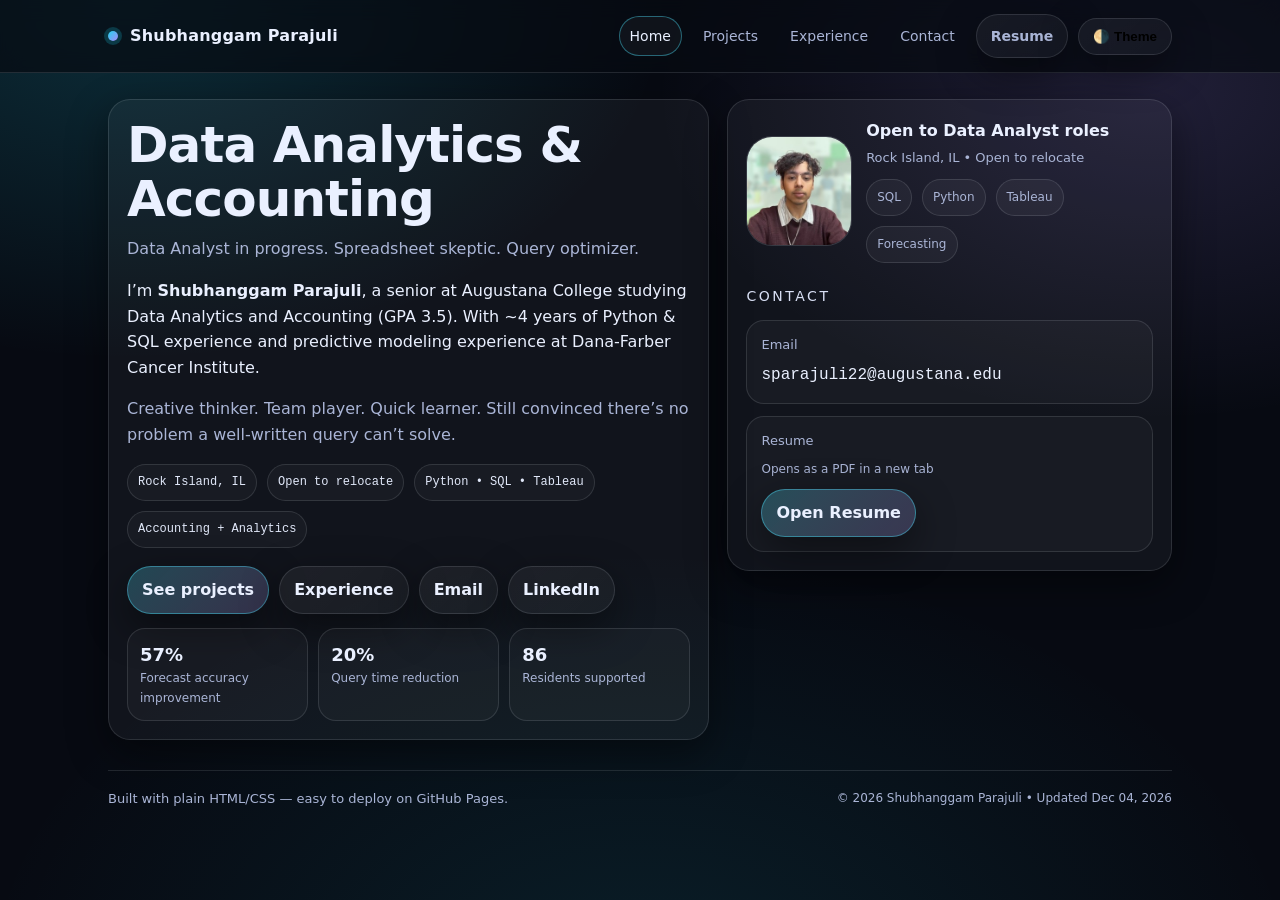
<file: index.html>
<!doctype html>
<html lang="en">
<head>
  <meta charset="utf-8" />
  <meta name="viewport" content="width=device-width,initial-scale=1" />
  <title>Shubhanggam Parajuli — Data Analytics & Accounting</title>
  <link rel="stylesheet" href="assets/style.css" />
</head>
<body data-theme="dark">
<header>
  <div class="headerRow">
    <div class="brand"><span class="dot" aria-hidden="true"></span><span>Shubhanggam Parajuli</span></div>
    <nav aria-label="Primary">
      <a class="active" href="index.html">Home</a>
      <a class="" href="projects.html">Projects</a>
      <a class="" href="experience.html">Experience</a>
      <a class="" href="contact.html">Contact</a>
      <a class="btn" href="resume.pdf" target="_blank" rel="noreferrer">Resume</a>
      <button class="btn" id="themeBtn" type="button" aria-label="Toggle theme">🌗 Theme</button>
    </nav>
  </div>
</header>

<main class="wrap">

<section class="grid hero">
  <div class="card">
    <h1>Data Analytics & Accounting</h1>
    <p class="tagline">Data Analyst in progress. Spreadsheet skeptic. Query optimizer.</p>

    <p>
      I’m <strong>Shubhanggam Parajuli</strong>, a senior at Augustana College studying Data Analytics and Accounting (GPA 3.5).
      With ~4 years of Python & SQL experience and predictive modeling experience at Dana-Farber Cancer Institute.
    </p>
    <p style="color:var(--muted);margin-top:0">
      Creative thinker. Team player. Quick learner. Still convinced there’s no problem a well-written query can’t solve.
    </p>

    <div class="chips" aria-label="Highlights">
      <span class="chip">Rock Island, IL</span>
      <span class="chip">Open to relocate</span>
      <span class="chip">Python • SQL • Tableau</span>
      <span class="chip">Accounting + Analytics</span>
    </div>

    <div style="display:flex;gap:10px;flex-wrap:wrap;margin-top:10px">
      <a class="btn primary" href="projects.html">See projects</a>
      <a class="btn" href="experience.html">Experience</a>
      <a class="btn" href="mailto:sparajuli22@augustana.edu">Email</a>
      <a class="btn" href="https://linkedin.com/in/shubhanggam-parajuli-047651270" target="_blank" rel="noreferrer">LinkedIn</a>
    </div>

    <div class="kpis" aria-label="Quick stats">
      <div class="kpi"><div class="n">57%</div><div class="l">Forecast accuracy improvement</div></div>
      <div class="kpi"><div class="n">20%</div><div class="l">Query time reduction</div></div>
      <div class="kpi"><div class="n">86</div><div class="l">Residents supported</div></div>
    </div>
  </div>

  <aside class="card">
    <div style="display:flex;gap:14px;align-items:center">
      <div class="avatar">
        <img src="headshot.jpg" alt="Shubhanggam Parajuli headshot" />
      </div>
      <div>
        <div style="font-weight:800">Open to Data Analyst roles</div>
        <div style="color:var(--muted);font-size:13px;margin-top:4px">Rock Island, IL • Open to relocate</div>
        <div style="margin-top:10px" class="pillRow">
          <span class="pill">SQL</span><span class="pill">Python</span><span class="pill">Tableau</span><span class="pill">Forecasting</span>
        </div>
      </div>
    </div>

    <div class="section">
      <div class="sectionTitle">Contact</div>
      <div class="list">
        <div class="item">
          <div class="meta">Email</div>
          <div style="font-family:var(--mono)"><a href="mailto:sparajuli22@augustana.edu">sparajuli22@augustana.edu</a></div>
        </div>
        <div class="item">
          <div class="meta">Resume</div>
          <div class="small" style="color:var(--muted);margin-bottom:10px">Opens as a PDF in a new tab</div>
          <a class="btn primary" href="resume.pdf" target="_blank" rel="noreferrer">Open Resume</a>
        </div>
      </div>
    </div>
  </aside>
</section>

  <div class="footer">
    <div>Built with plain HTML/CSS — easy to deploy on GitHub Pages.</div>
    <div class="small">© <span id="yr"></span> Shubhanggam Parajuli • Updated <span id="updated"></span></div>
  </div>
</main>

<script src="assets/script.js"></script>
</body>
</html>
</file>
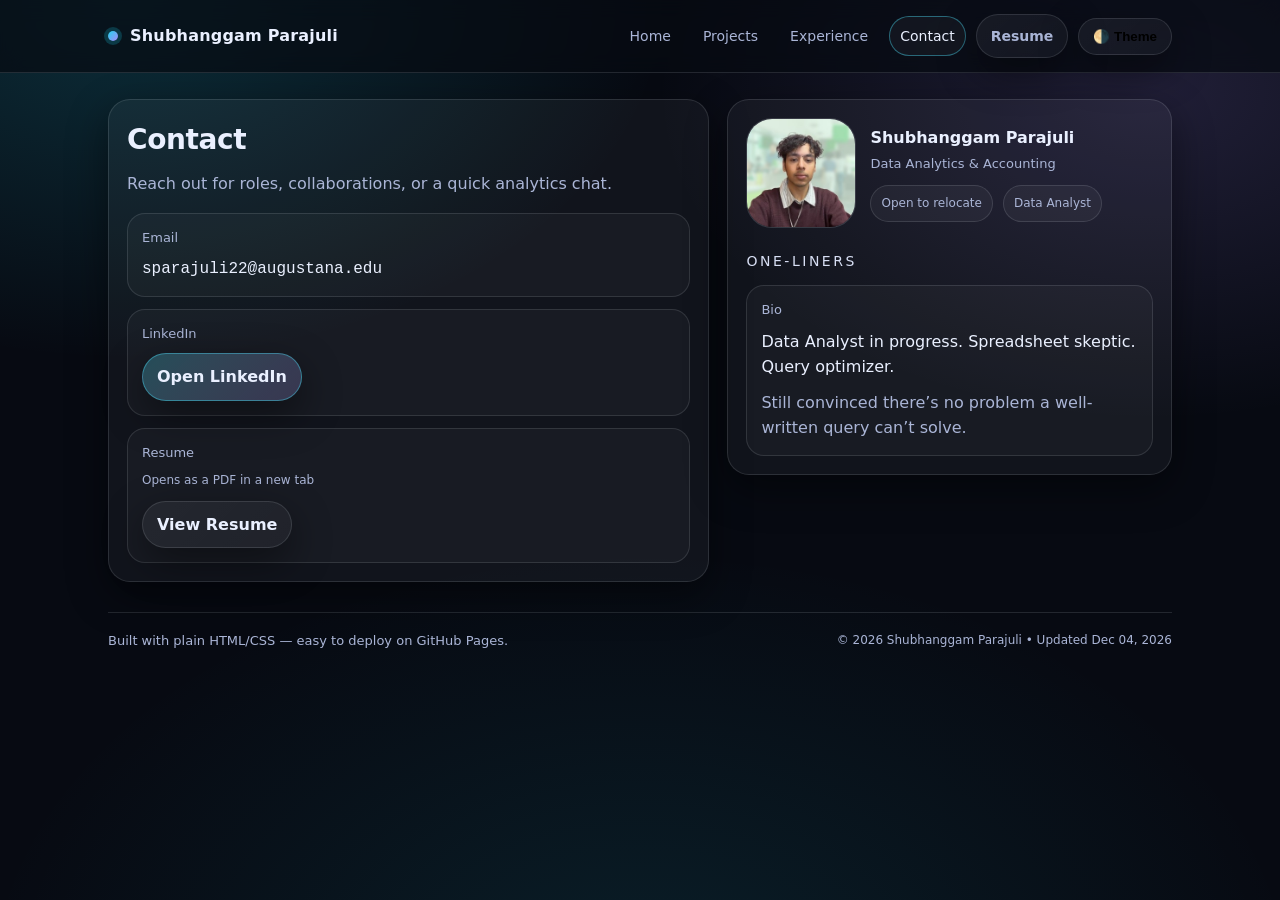
<file: contact.html>
<!doctype html>
<html lang="en">
<head>
  <meta charset="utf-8" />
  <meta name="viewport" content="width=device-width,initial-scale=1" />
  <title>Contact — Shubhanggam Parajuli</title>
  <link rel="stylesheet" href="assets/style.css" />
</head>
<body data-theme="dark">
<header>
  <div class="headerRow">
    <div class="brand"><span class="dot" aria-hidden="true"></span><span>Shubhanggam Parajuli</span></div>
    <nav aria-label="Primary">
      <a class="" href="index.html">Home</a><a class="" href="projects.html">Projects</a><a class="" href="experience.html">Experience</a><a class="active" href="contact.html">Contact</a>
      <a class="btn" href="resume.pdf" target="_blank" rel="noreferrer">Resume</a>
      <button class="btn" id="themeBtn" type="button" aria-label="Toggle theme">🌗 Theme</button>
    </nav>
  </div>
</header>

<main class="wrap">

<section class="grid">
  <div class="card">
    <h1 style="margin:0 0 8px;font-size:28px;letter-spacing:-.4px">Contact</h1>
    <p style="margin:0;color:var(--muted)">Reach out for roles, collaborations, or a quick analytics chat.</p>

    <div class="section" style="margin-top:16px">
      <div class="list">
        <div class="item">
          <div class="meta">Email</div>
          <div style="font-family:var(--mono)"><a href="mailto:sparajuli22@augustana.edu">sparajuli22@augustana.edu</a></div>
        </div>
        <div class="item">
          <div class="meta">LinkedIn</div>
          <a class="btn primary" href="https://linkedin.com/in/shubhanggam-parajuli-047651270" target="_blank" rel="noreferrer">Open LinkedIn</a>
        </div>
        <div class="item">
          <div class="meta">Resume</div>
          <div class="small" style="color:var(--muted);margin-bottom:10px">Opens as a PDF in a new tab</div>
          <a class="btn" href="resume.pdf" target="_blank" rel="noreferrer">View Resume</a>
        </div>
      </div>
    </div>
  </div>

  <aside class="card">
    <div style="display:flex;gap:14px;align-items:center">
      <div class="avatar"><img src="headshot.jpg" alt="Shubhanggam Parajuli headshot" /></div>
      <div>
        <div style="font-weight:800">Shubhanggam Parajuli</div>
        <div style="color:var(--muted);font-size:13px;margin-top:4px">Data Analytics &amp; Accounting</div>
        <div style="margin-top:10px" class="pillRow">
          <span class="pill">Open to relocate</span>
          <span class="pill">Data Analyst</span>
        </div>
      </div>
    </div>

    <div class="section">
      <div class="sectionTitle">One-liners</div>
      <div class="item">
        <div class="meta">Bio</div>
        <div>Data Analyst in progress. Spreadsheet skeptic. Query optimizer.</div>
        <div style="margin-top:10px;color:var(--muted)">Still convinced there’s no problem a well-written query can’t solve.</div>
      </div>
    </div>
  </aside>
</section>

  <div class="footer">
    <div>Built with plain HTML/CSS — easy to deploy on GitHub Pages.</div>
    <div class="small">© <span id="yr"></span> Shubhanggam Parajuli • Updated <span id="updated"></span></div>
  </div>
</main>

<script src="assets/script.js"></script>
</body>
</html>
</file>
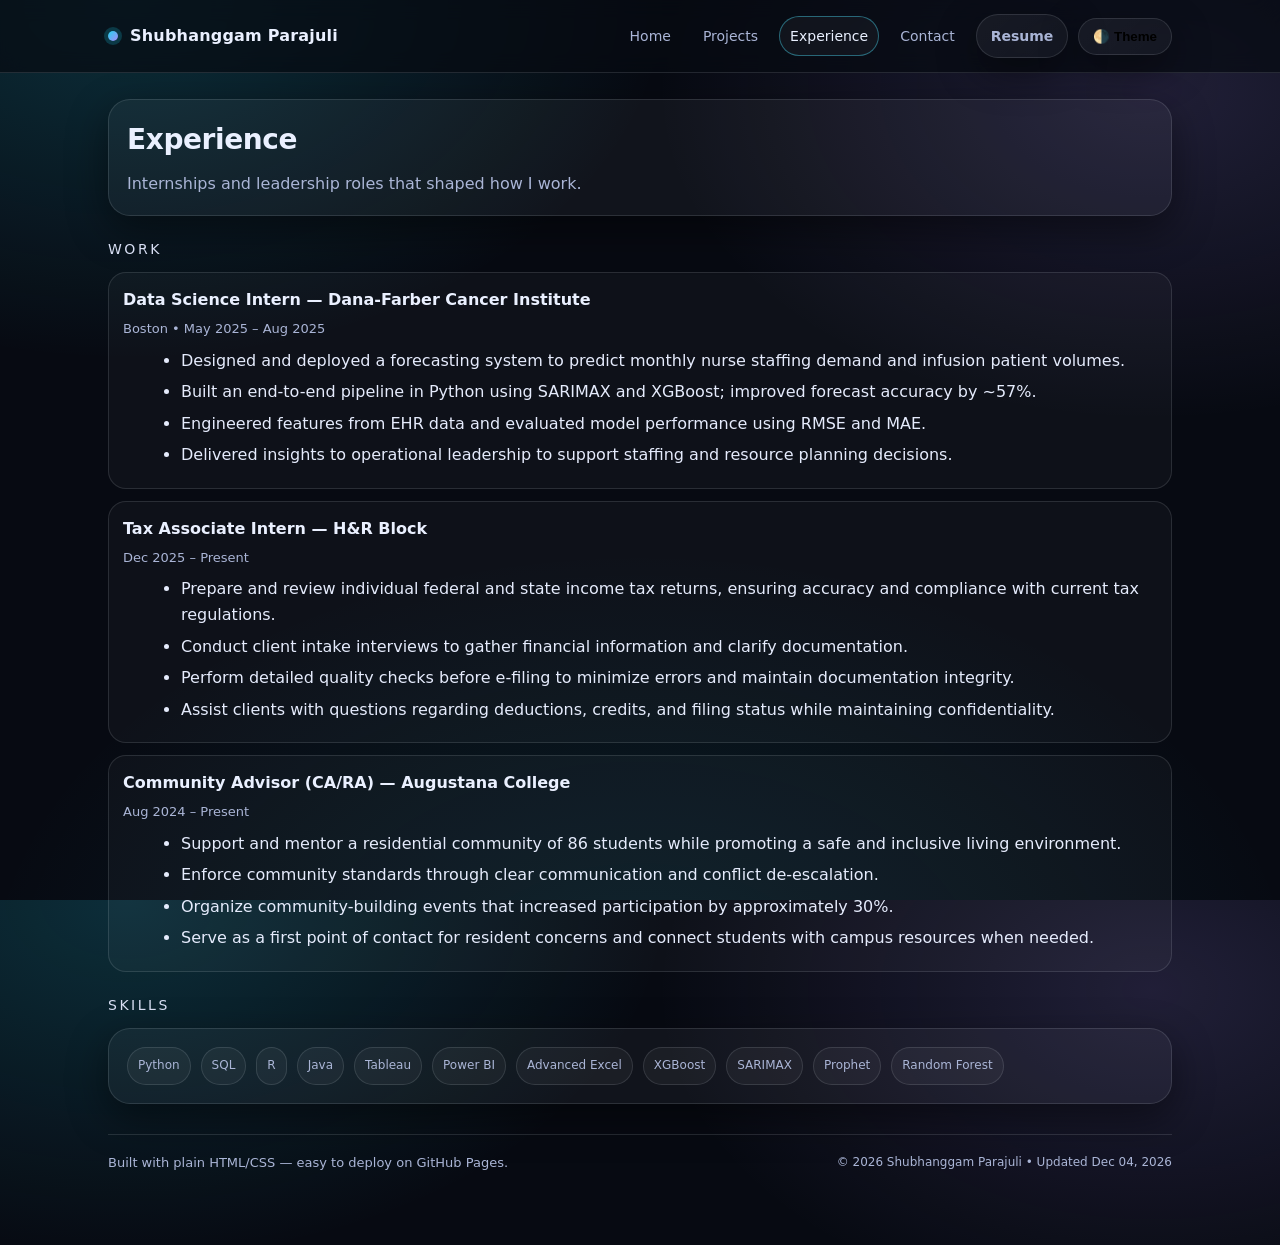
<file: experience.html>
<!doctype html>
<html lang="en">
<head>
  <meta charset="utf-8" />
  <meta name="viewport" content="width=device-width,initial-scale=1" />
  <title>Experience — Shubhanggam Parajuli</title>
  <link rel="stylesheet" href="assets/style.css" />
</head>
<body data-theme="dark">
<header>
  <div class="headerRow">
    <div class="brand"><span class="dot" aria-hidden="true"></span><span>Shubhanggam Parajuli</span></div>
    <nav aria-label="Primary">
      <a class="" href="index.html">Home</a><a class="" href="projects.html">Projects</a><a class="active" href="experience.html">Experience</a><a class="" href="contact.html">Contact</a>
      <a class="btn" href="resume.pdf" target="_blank" rel="noreferrer">Resume</a>
      <button class="btn" id="themeBtn" type="button" aria-label="Toggle theme">🌗 Theme</button>
    </nav>
  </div>
</header>

<main class="wrap">

<section class="card">
  <h1 style="margin:0 0 8px;font-size:28px;letter-spacing:-.4px">Experience</h1>
  <p style="margin:0;color:var(--muted)">Internships and leadership roles that shaped how I work.</p>
</section>

<section class="section">
  <div class="sectionTitle">Work</div>
  <div class="list">

    <article class="item">
      <h3>Data Science Intern — Dana-Farber Cancer Institute</h3>
      <div class="meta">Boston • May 2025 – Aug 2025</div>
      <ul>
        <li>Designed and deployed a forecasting system to predict monthly nurse staffing demand and infusion patient volumes.</li>
        <li>Built an end-to-end pipeline in Python using SARIMAX and XGBoost; improved forecast accuracy by ~57%.</li>
        <li>Engineered features from EHR data and evaluated model performance using RMSE and MAE.</li>
        <li>Delivered insights to operational leadership to support staffing and resource planning decisions.</li>
      </ul>
    </article>

    <article class="item">
      <h3>Tax Associate Intern — H&amp;R Block</h3>
      <div class="meta">Dec 2025 – Present</div>
      <ul>
        <li>Prepare and review individual federal and state income tax returns, ensuring accuracy and compliance with current tax regulations.</li>
        <li>Conduct client intake interviews to gather financial information and clarify documentation.</li>
        <li>Perform detailed quality checks before e-filing to minimize errors and maintain documentation integrity.</li>
        <li>Assist clients with questions regarding deductions, credits, and filing status while maintaining confidentiality.</li>
      </ul>
    </article>

    <article class="item">
      <h3>Community Advisor (CA/RA) — Augustana College</h3>
      <div class="meta">Aug 2024 – Present</div>
      <ul>
        <li>Support and mentor a residential community of 86 students while promoting a safe and inclusive living environment.</li>
        <li>Enforce community standards through clear communication and conflict de-escalation.</li>
        <li>Organize community-building events that increased participation by approximately 30%.</li>
        <li>Serve as a first point of contact for resident concerns and connect students with campus resources when needed.</li>
      </ul>
    </article>

  </div>
</section>

<section class="section">
  <div class="sectionTitle">Skills</div>
  <div class="card">
    <div class="pillRow">
      <span class="pill">Python</span><span class="pill">SQL</span><span class="pill">R</span><span class="pill">Java</span>
      <span class="pill">Tableau</span><span class="pill">Power BI</span><span class="pill">Advanced Excel</span>
      <span class="pill">XGBoost</span><span class="pill">SARIMAX</span><span class="pill">Prophet</span><span class="pill">Random Forest</span>
    </div>
  </div>
</section>

  <div class="footer">
    <div>Built with plain HTML/CSS — easy to deploy on GitHub Pages.</div>
    <div class="small">© <span id="yr"></span> Shubhanggam Parajuli • Updated <span id="updated"></span></div>
  </div>
</main>

<script src="assets/script.js"></script>
</body>
</html>
</file>
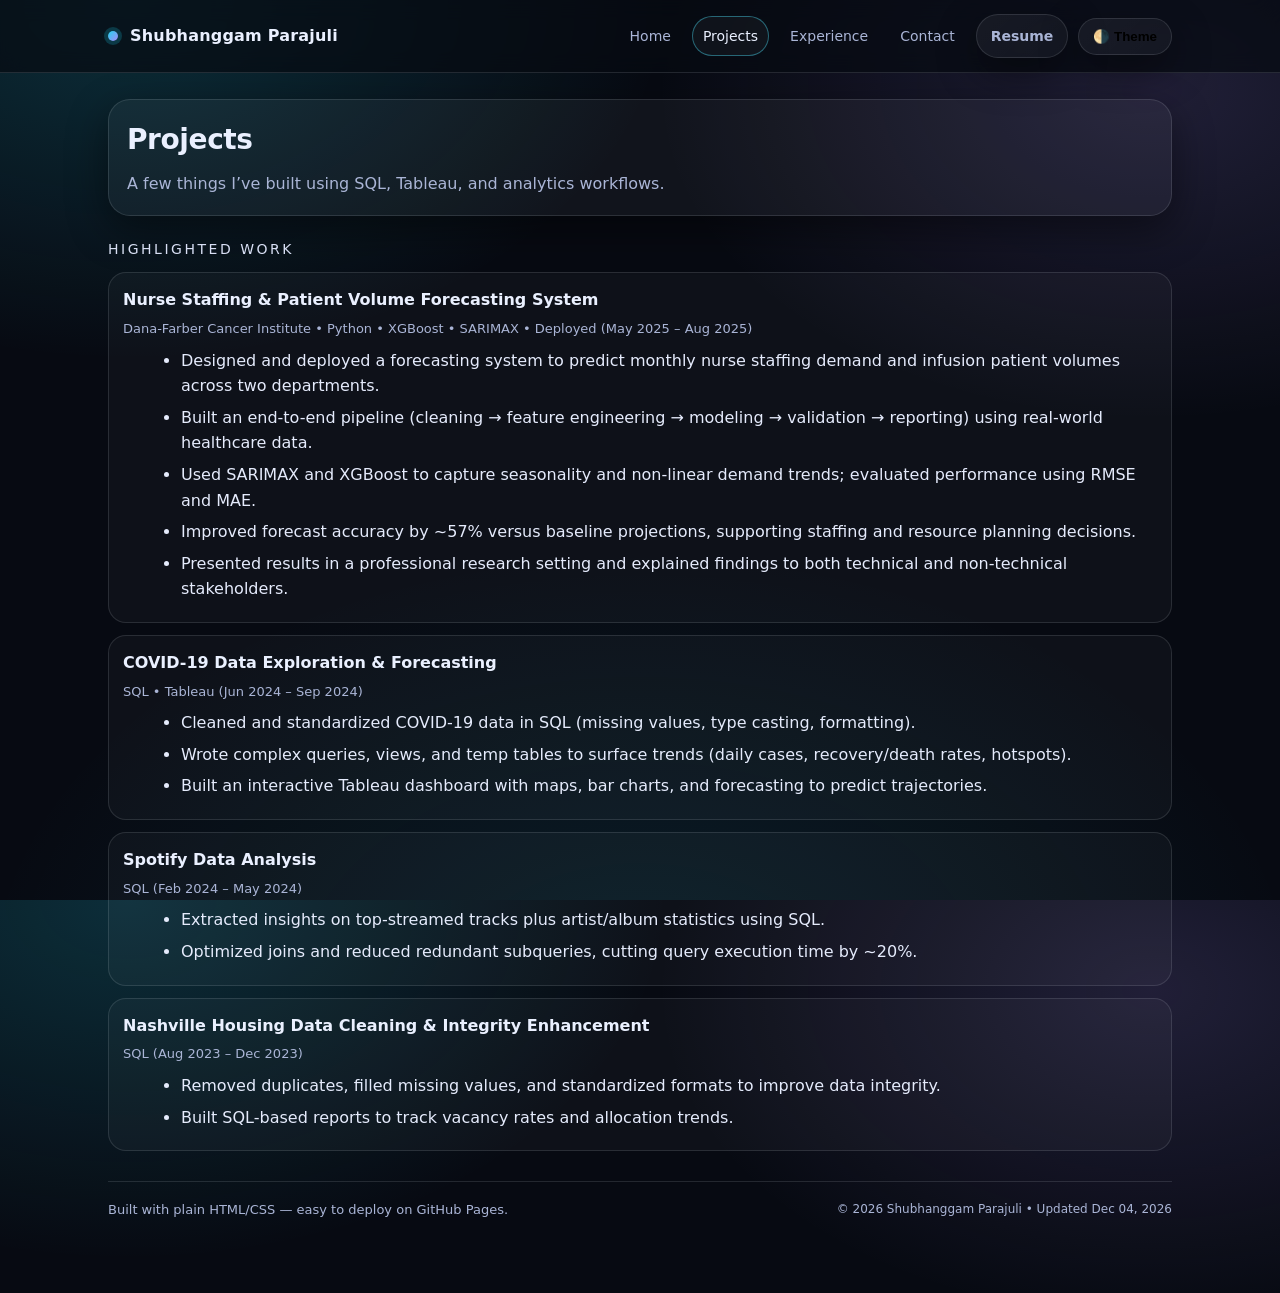
<file: projects.html>
<!doctype html>
<html lang="en">
<head>
  <meta charset="utf-8" />
  <meta name="viewport" content="width=device-width,initial-scale=1" />
  <title>Projects — Shubhanggam Parajuli</title>
  <link rel="stylesheet" href="assets/style.css" />
</head>
<body data-theme="dark">
<header>
  <div class="headerRow">
    <div class="brand"><span class="dot" aria-hidden="true"></span><span>Shubhanggam Parajuli</span></div>
    <nav aria-label="Primary">
      <a class="" href="index.html">Home</a><a class="active" href="projects.html">Projects</a><a class="" href="experience.html">Experience</a><a class="" href="contact.html">Contact</a>
      <a class="btn" href="resume.pdf" target="_blank" rel="noreferrer">Resume</a>
      <button class="btn" id="themeBtn" type="button" aria-label="Toggle theme">🌗 Theme</button>
    </nav>
  </div>
</header>

<main class="wrap">

<section class="card">
  <h1 style="margin:0 0 8px;font-size:28px;letter-spacing:-.4px">Projects</h1>
  <p style="margin:0;color:var(--muted)">A few things I’ve built using SQL, Tableau, and analytics workflows.</p>
</section>

<section class="section">
  <div class="sectionTitle">Highlighted work</div>
  <div class="list">

    <!-- NEW: Dana-Farber (FIRST) -->
    <article class="item">
      <h3>Nurse Staffing & Patient Volume Forecasting System</h3>
      <div class="meta">Dana-Farber Cancer Institute • Python • XGBoost • SARIMAX • Deployed (May 2025 – Aug 2025)</div>
      <ul>
        <li>Designed and deployed a forecasting system to predict monthly nurse staffing demand and infusion patient volumes across two departments.</li>
        <li>Built an end-to-end pipeline (cleaning → feature engineering → modeling → validation → reporting) using real-world healthcare data.</li>
        <li>Used SARIMAX and XGBoost to capture seasonality and non-linear demand trends; evaluated performance using RMSE and MAE.</li>
        <li>Improved forecast accuracy by ~57% versus baseline projections, supporting staffing and resource planning decisions.</li>
        <li>Presented results in a professional research setting and explained findings to both technical and non-technical stakeholders.</li>
      </ul>
    </article>

    <article class="item">
      <h3>COVID-19 Data Exploration & Forecasting</h3>
      <div class="meta">SQL • Tableau (Jun 2024 – Sep 2024)</div>
      <ul>
        <li>Cleaned and standardized COVID-19 data in SQL (missing values, type casting, formatting).</li>
        <li>Wrote complex queries, views, and temp tables to surface trends (daily cases, recovery/death rates, hotspots).</li>
        <li>Built an interactive Tableau dashboard with maps, bar charts, and forecasting to predict trajectories.</li>
      </ul>
    </article>

    <article class="item">
      <h3>Spotify Data Analysis</h3>
      <div class="meta">SQL (Feb 2024 – May 2024)</div>
      <ul>
        <li>Extracted insights on top-streamed tracks plus artist/album statistics using SQL.</li>
        <li>Optimized joins and reduced redundant subqueries, cutting query execution time by ~20%.</li>
      </ul>
    </article>

    <article class="item">
      <h3>Nashville Housing Data Cleaning & Integrity Enhancement</h3>
      <div class="meta">SQL (Aug 2023 – Dec 2023)</div>
      <ul>
        <li>Removed duplicates, filled missing values, and standardized formats to improve data integrity.</li>
        <li>Built SQL-based reports to track vacancy rates and allocation trends.</li>
      </ul>
    </article>

  </div>
</section>

  <div class="footer">
    <div>Built with plain HTML/CSS — easy to deploy on GitHub Pages.</div>
    <div class="small">© <span id="yr"></span> Shubhanggam Parajuli • Updated <span id="updated"></span></div>
  </div>
</main>

<script src="assets/script.js"></script>
</body>
</html>
</file>
<file: assets/style.css>
/* Multi-page portfolio styles */
:root{
  --bg:#070a12;
  --panel: rgba(255,255,255,.06);
  --panel2: rgba(255,255,255,.04);
  --text:#eaf0ff;
  --muted:#aab5d6;
  --border: rgba(234,240,255,.12);
  --accent:#22d3ee;
  --accent2:#a78bfa;
  --shadow: 0 14px 40px rgba(0,0,0,.45);
  --radius:22px;
  --max:1100px;
  --mono: ui-monospace, SFMono-Regular, Menlo, Monaco, Consolas, "Liberation Mono", "Courier New", monospace;
  --sans: ui-sans-serif, system-ui, -apple-system, Segoe UI, Roboto, Helvetica, Arial, "Apple Color Emoji","Segoe UI Emoji";
}
[data-theme="light"]{
  --bg:#f6f7fb;
  --panel:#ffffff;
  --panel2:#ffffff;
  --text:#0b1220;
  --muted:#475569;
  --border: rgba(11,18,32,.10);
  --accent:#0284c7;
  --accent2:#6d28d9;
  --shadow: 0 12px 35px rgba(2,8,23,.10);
}
*{box-sizing:border-box}
html,body{height:100%}
body{
  margin:0;
  font-family:var(--sans);
  color:var(--text);
  background:
    radial-gradient(900px 600px at 10% 0%, rgba(34,211,238,.18), transparent 60%),
    radial-gradient(900px 600px at 90% 10%, rgba(167,139,250,.16), transparent 55%),
    radial-gradient(1200px 800px at 50% 110%, rgba(34,211,238,.10), transparent 55%),
    var(--bg);
  line-height:1.6;
}
a{color:inherit;text-decoration:none}
.wrap{max-width:var(--max); margin:0 auto; padding:26px 18px 72px;}
header{
  position:sticky; top:0; z-index:30;
  backdrop-filter: blur(10px);
  background: color-mix(in srgb, var(--bg) 70%, transparent);
  border-bottom:1px solid var(--border);
}
.headerRow{
  display:flex; align-items:center; justify-content:space-between; gap:14px;
  max-width:var(--max); margin:0 auto; padding:14px 18px;
}
.brand{display:flex; gap:12px; align-items:center; font-weight:800; letter-spacing:.2px}
.dot{
  width:10px;height:10px;border-radius:999px;
  background: linear-gradient(135deg,var(--accent),var(--accent2));
  box-shadow:0 0 0 4px color-mix(in srgb, var(--accent) 20%, transparent);
}
nav{display:flex; gap:10px; align-items:center; flex-wrap:wrap; font-size:14px}
nav a{
  padding:8px 10px; border-radius:999px;
  color:var(--muted);
  border:1px solid transparent;
}
nav a:hover{border-color:var(--border); color:var(--text); background:color-mix(in srgb, var(--panel) 60%, transparent)}
nav a.active{color:var(--text); border-color:color-mix(in srgb, var(--accent) 35%, var(--border)); background:color-mix(in srgb, var(--panel) 65%, transparent)}
.btn{
  display:inline-flex; align-items:center; justify-content:center; gap:10px;
  padding:10px 14px; border-radius:999px;
  border:1px solid var(--border);
  background: linear-gradient(135deg, color-mix(in srgb, var(--panel) 92%, transparent), color-mix(in srgb, var(--panel2) 92%, transparent));
  box-shadow: var(--shadow);
  font-weight:650;
  cursor:pointer;
  transition:.15s transform ease, .15s border-color ease;
}
.btn:hover{transform:translateY(-1px); border-color:color-mix(in srgb, var(--accent) 35%, var(--border))}
.btn:active{transform:translateY(0)}
.btn.primary{
  border-color: color-mix(in srgb, var(--accent) 35%, var(--border));
  background: linear-gradient(135deg, color-mix(in srgb, var(--accent) 22%, var(--panel)),
                                   color-mix(in srgb, var(--accent2) 18%, var(--panel2)));
}
.grid{
  display:grid;
  grid-template-columns: 1.15fr .85fr;
  gap:18px;
  align-items:start;
}
@media (max-width: 900px){ .grid{grid-template-columns:1fr} header{position:relative} }
.card{
  border:1px solid var(--border);
  border-radius:var(--radius);
  background: color-mix(in srgb, var(--panel) 75%, transparent);
  box-shadow: var(--shadow);
  padding:18px;
}
.hero h1{margin:0 0 10px; font-size:clamp(30px, 4.2vw, 50px); line-height:1.08; letter-spacing:-.9px}
.hero .tagline{margin:0 0 14px; color:var(--muted); font-size:16px}
.chips{display:flex; gap:10px; flex-wrap:wrap; margin:14px 0 18px}
.chip{
  font-family:var(--mono);
  font-size:12px;
  padding:8px 10px;
  border-radius:999px;
  border:1px solid var(--border);
  color: color-mix(in srgb, var(--text) 86%, var(--muted));
  background: color-mix(in srgb, var(--panel2) 80%, transparent);
}
.avatar{
  width:110px;height:110px;border-radius:26px;
  border:1px solid var(--border);
  overflow:hidden;
  background:color-mix(in srgb, var(--panel2) 85%, transparent);
}
.avatar img{width:100%;height:100%;object-fit:cover;display:block}
.kpis{display:grid; grid-template-columns:repeat(3,1fr); gap:10px; margin-top:14px}
.kpi{border:1px solid var(--border); background: color-mix(in srgb, var(--panel2) 78%, transparent); border-radius:18px; padding:12px}
.kpi .n{font-size:18px;font-weight:850}
.kpi .l{font-size:12px;color:var(--muted)}
.section{margin-top:22px}
.sectionTitle{
  margin:0 0 12px;
  font-size:14px;
  letter-spacing:.18em;
  text-transform:uppercase;
  color: color-mix(in srgb, var(--text) 72%, var(--muted));
}
.list{display:flex; flex-direction:column; gap:12px}
.item{
  border:1px solid var(--border);
  background: color-mix(in srgb, var(--panel2) 78%, transparent);
  border-radius:18px;
  padding:14px;
}
.item h3{margin:0 0 6px;font-size:16px}
.meta{font-size:13px; color:var(--muted); margin-bottom:8px}
.item ul{margin:8px 0 0 18px; color: color-mix(in srgb, var(--text) 92%, var(--muted))}
.item li{margin:6px 0}
.pillRow{display:flex;gap:10px;flex-wrap:wrap}
.pill{padding:8px 10px;border-radius:999px;border:1px solid var(--border);font-size:12px;color:var(--muted);background: color-mix(in srgb, var(--panel) 70%, transparent)}
.footer{
  margin-top:30px; padding-top:18px;
  border-top:1px solid var(--border);
  display:flex; justify-content:space-between; gap:12px; flex-wrap:wrap;
  color:var(--muted); font-size:13px;
}
.small{font-size:12px}
</file>
